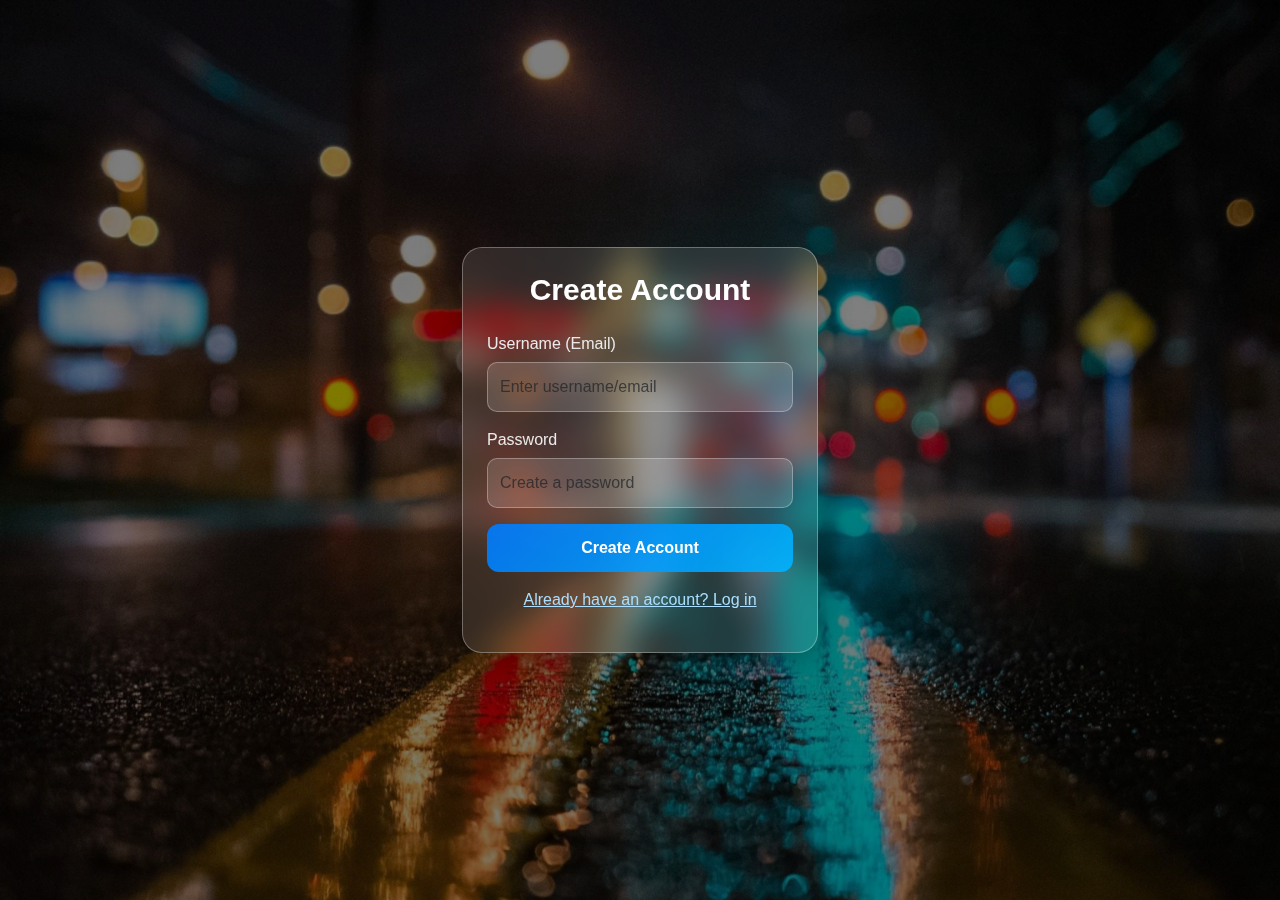
<file: index.html>
<!doctype html>
<html lang="en">
<head>
  <meta charset="UTF-8">
  <meta name="viewport" content="width=device-width, initial-scale=1">
  <title>Create Account</title>
  <link href="https://cdn.jsdelivr.net/npm/bootstrap@5.3.8/dist/css/bootstrap.min.css" rel="stylesheet">
  <link rel="stylesheet" href="style.css">
</head>
<body>

  <section class="vh-100 d-flex align-items-center justify-content-center">
    <div class="container">
      <div class="row justify-content-center">
        <div class="col-md-6 col-lg-4">
          <div class="glass-card p-4">
            <h2 class="text-center mb-4">Create Account</h2>
            <form id="signupForm">
              <div class="mb-3">
                <label for="email" class="form-label">Username (Email)</label>
                <input type="email" class="form-control" id="email" name="email" placeholder="Enter username/email" required>
              </div>
              <div class="mb-3">
                <label for="password" class="form-label">Password</label>
                <input type="password" class="form-control" id="password" name="password" placeholder="Create a password" required>
              </div>
              <div class="d-grid">
                <button type="submit" class="btn btn-primary">Create Account</button>
              </div>
            </form>
            <p class="text-center mt-3 mb-0">
              <a href="login.html">Already have an account? Log in</a>
            </p>
            <p class="text-center mt-2 text-muted" id="message"></p>
          </div>
        </div>
      </div>
    </div>
  </section>

  <script>
    document.getElementById("signupForm").addEventListener("submit", function(event) {
      event.preventDefault(); // stop form from submitting

      const email = document.getElementById("email").value;
      const password = document.getElementById("password").value;

      if (email && password) {
        // Save data in sessionStorage (temporary, clears on tab close)
        sessionStorage.setItem("username", email);
        sessionStorage.setItem("password", password);

        document.getElementById("message").textContent = "Please wait... Redirecting to login";

        // Redirect to login.html after 1.5 seconds
        setTimeout(() => {
          window.location.href = "login.html";
        }, 1500);
      } else {
        document.getElementById("message").textContent = "⚠️ Please fill in both fields.";
      }
    });
  </script>

  <script src="https://cdn.jsdelivr.net/npm/bootstrap@5.3.8/dist/js/bootstrap.bundle.min.js"></script>
</body>
</html>
</file>
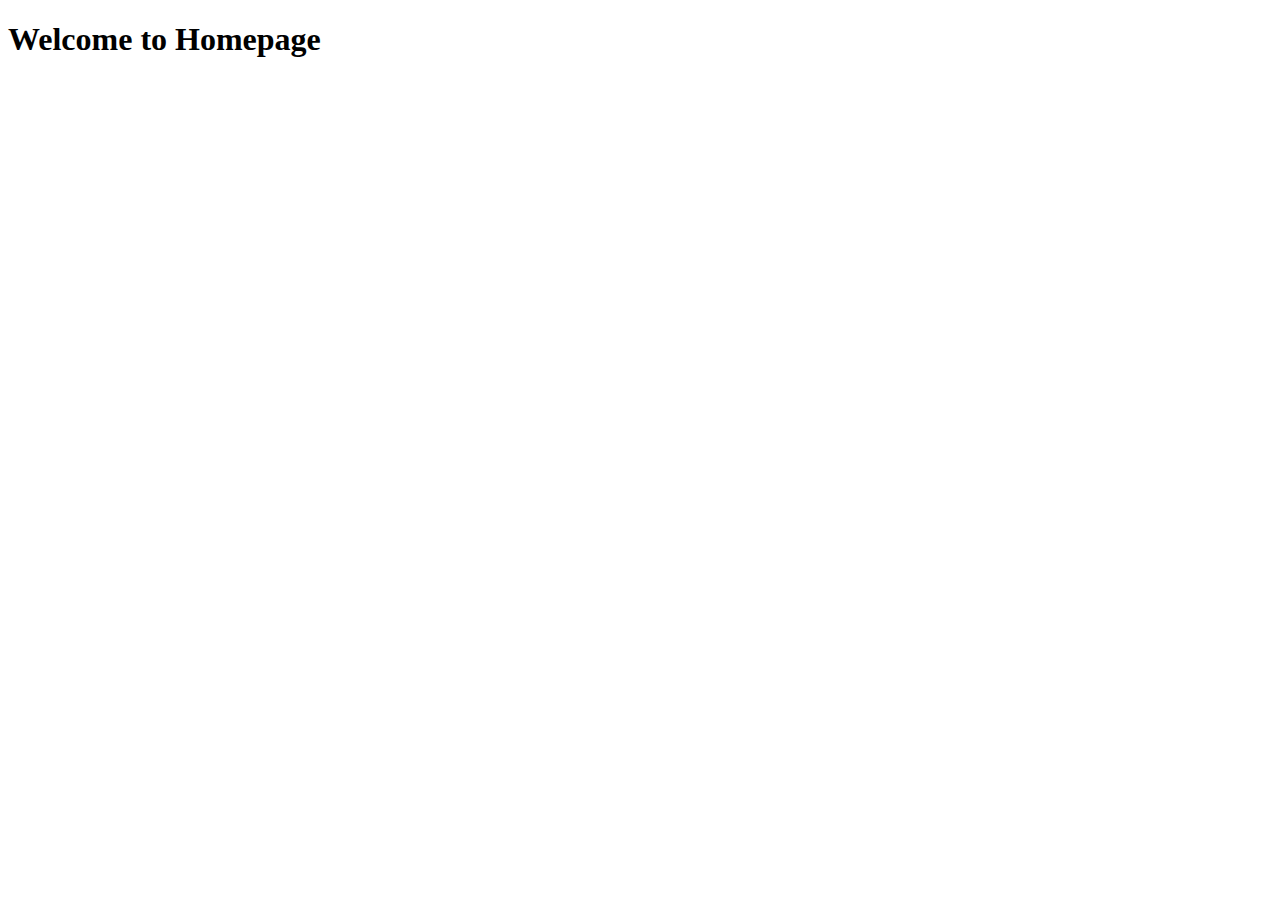
<file: home.html>
<!DOCTYPE html>
<html lang="en">
<head>
  <meta charset="UTF-8">
  <meta name="viewport" content="width=device-width, initial-scale=1.0">
  <title>Home</title>
</head>
<body>
  <h1>Welcome to Homepage</h1>
</body>
</html>
</file>
<file: style.css>
body {
  background: url('background.jpg') no-repeat center center fixed;
  background-size: cover;
  margin: 0;
  padding: 0;
  font-family: Arial, sans-serif;
}

body::before {
  content: '';
  position: fixed;
  inset: 0;
  background: rgba(0, 0, 0, 0.5);
  z-index: -1;
}

.vh-100 {
  height: 100vh;
}

h2 {
  font-size: 30px;
  font-weight: bold;
  margin-bottom: 20px;
  color: #fff;
}

.form-label {
  font-weight: 500;
  color: #eaeaea;
  margin-bottom: 6px;
}

#message {
  font-size: 14px;
  font-style: italic;
  color: #ffcccc;
}

/* 🔹 Glass effect card */
.glass-card {
  background: rgba(255, 255, 255, 0.1);
  backdrop-filter: blur(15px);
  -webkit-backdrop-filter: blur(15px);
  border-radius: 20px;
  border: 1px solid rgba(255, 255, 255, 0.3);
  box-shadow: 0 8px 32px rgba(0, 0, 0, 0.3);
  color: #fff;
}

.form-control {
  background: rgba(255, 255, 255, 0.15);
  border: 1px solid rgba(255, 255, 255, 0.3);
  border-radius: 10px;
  color: #fff;
  padding: 12px;
  font-size: 16px;
  transition: all 0.3s ease;
}

.form-control:focus {
  outline: none;
  background: rgba(255, 255, 255, 0.25);
  border: 1px solid rgba(0, 123, 255, 0.6);
  box-shadow: 0 0 8px rgba(0, 123, 255, 0.6);
}

.btn-primary {
  background: linear-gradient(135deg, rgba(0, 123, 255, 0.9), rgba(0, 180, 255, 0.9));
  border: none;
  border-radius: 12px;
  padding: 12px;
  font-size: 16px;
  font-weight: bold;
  transition: all 0.3s ease;
}

.btn-primary:hover {
  background: linear-gradient(135deg, rgba(0, 123, 255, 1), rgba(0, 180, 255, 1));
  transform: scale(1.03);
  box-shadow: 0 4px 15px rgba(0, 123, 255, 0.5);
}

a {
  color: #aadfff;
  font-weight: 500;
  transition: all 0.3s ease;
}

a:hover {
  color: #fff;
  text-decoration: underline;
}

/* 🔹 Special small link for login/register */
.login-link {
  font-size: 14px;
  font-weight: normal;
  color: #aadfff;
}

.login-link:hover {
  color: #fff;
  text-decoration: underline;
}

/* 🔹 Landing page sections */
#section1, 
#section2, 
#section3, 
#section4 {
  height: 100vh; 
  display: flex;
  text-align: center;
  justify-content: center;
  align-items: center;
  color: white;
  font-size: 2rem;
  font-weight: bold;
}

#section1 { background-color: #3498db; }
#section2 { background-color: #2ecc71; }
#section3 { background-color: #e74c3c; }
#section4 { background-color: #9b59b6; }

/* 🔹 Logout button */
.logout {
  position: fixed;
  top: 20px;
  right: 20px;
  padding: 10px 20px;
  background: #333;
  color: #fff;
  text-decoration: none;
  border-radius: 5px;
}
.logout:hover {
  background: #555;
}

/* 🔹 Responsive breakpoints */
@media (max-width: 576px) {
  h2 { font-size: 22px; }
  .form-control { font-size: 14px; padding: 10px; }
  .btn-primary { font-size: 14px; padding: 10px; }
  .glass-card { padding: 20px; }
}

@media (max-width: 768px) {
  h2 { font-size: 26px; }
  .form-control { font-size: 15px; padding: 11px; }
  .btn-primary { font-size: 15px; padding: 11px; }
  .glass-card { padding: 25px; }
}

@media (max-width: 992px) {
  h2 { font-size: 28px; }
  .form-control { font-size: 16px; padding: 12px; }
  .btn-primary { font-size: 16px; padding: 12px; }
  .glass-card { padding: 30px; }
}

@media (max-width: 1200px) {
  h2 { font-size: 30px; }
  .form-control { font-size: 16px; padding: 12px; }
  .btn-primary { font-size: 16px; padding: 12px; }
  .glass-card { padding: 35px; }
}
</file>
